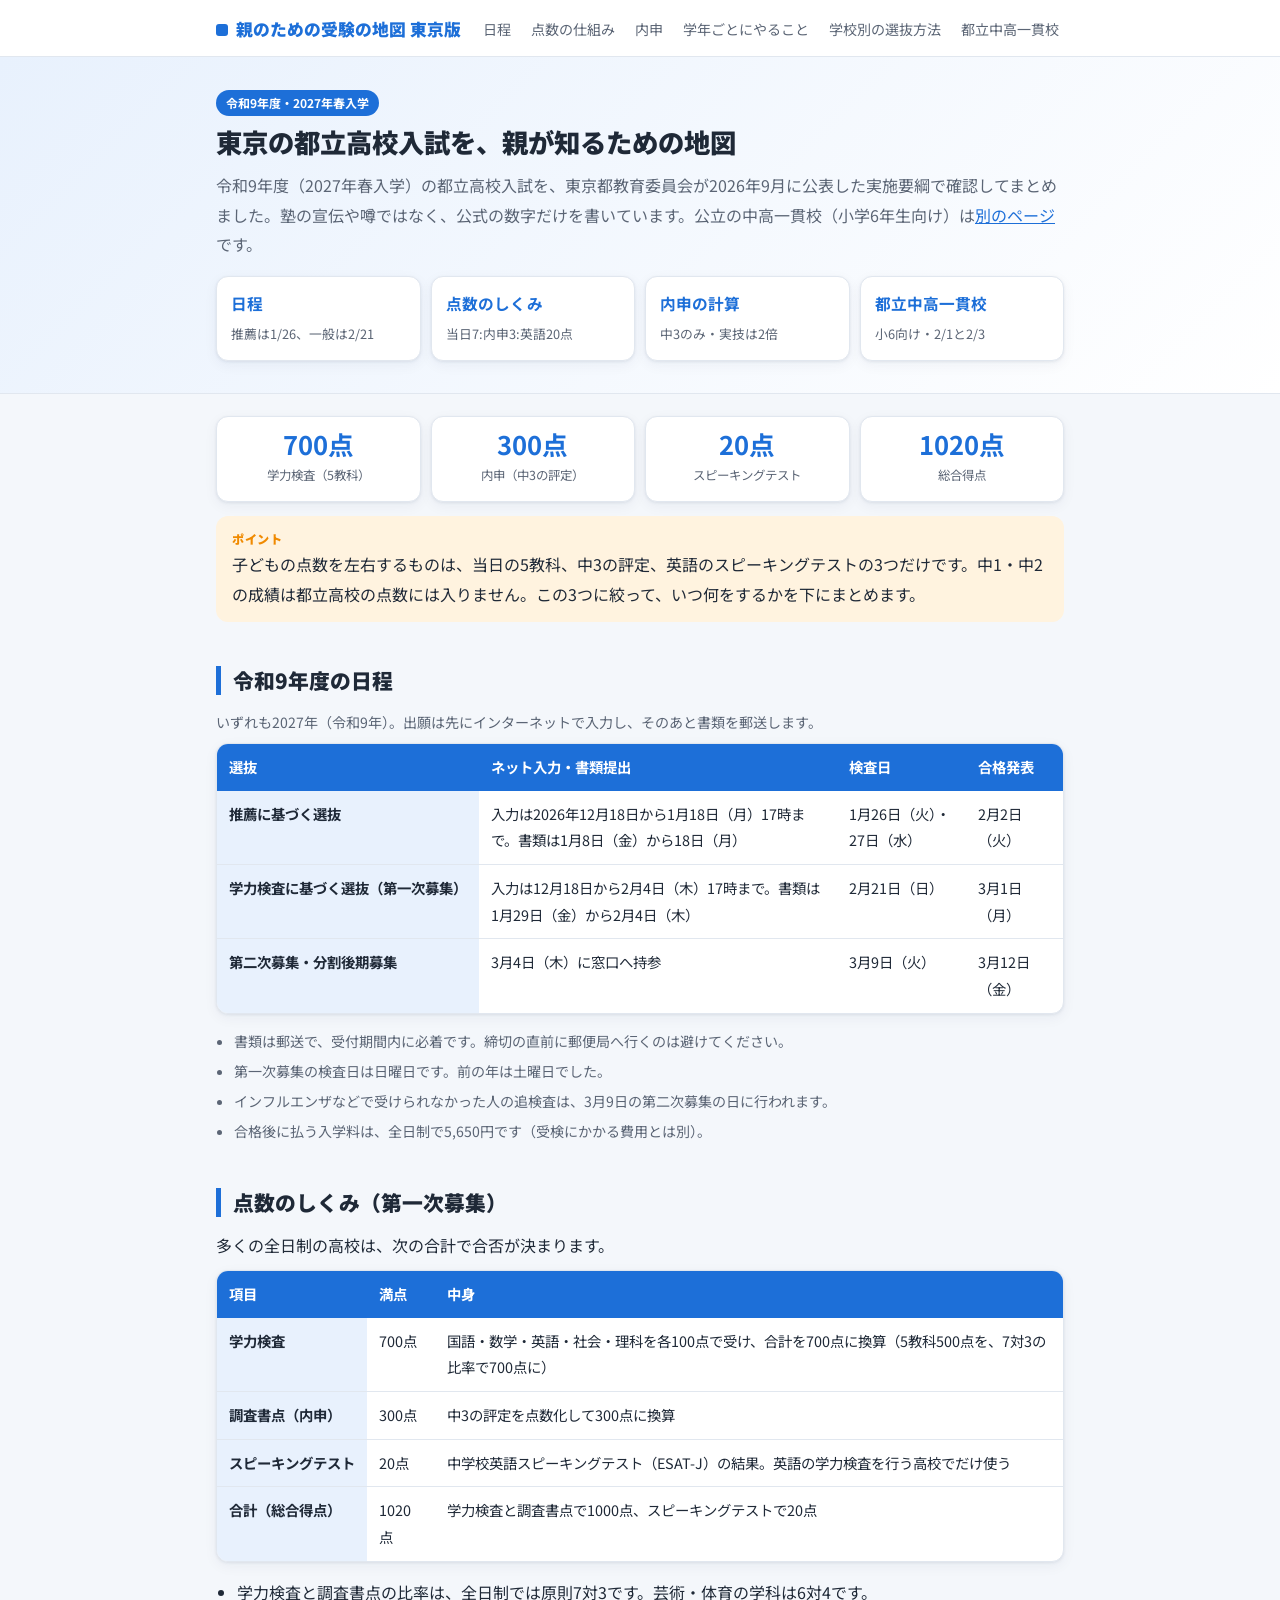
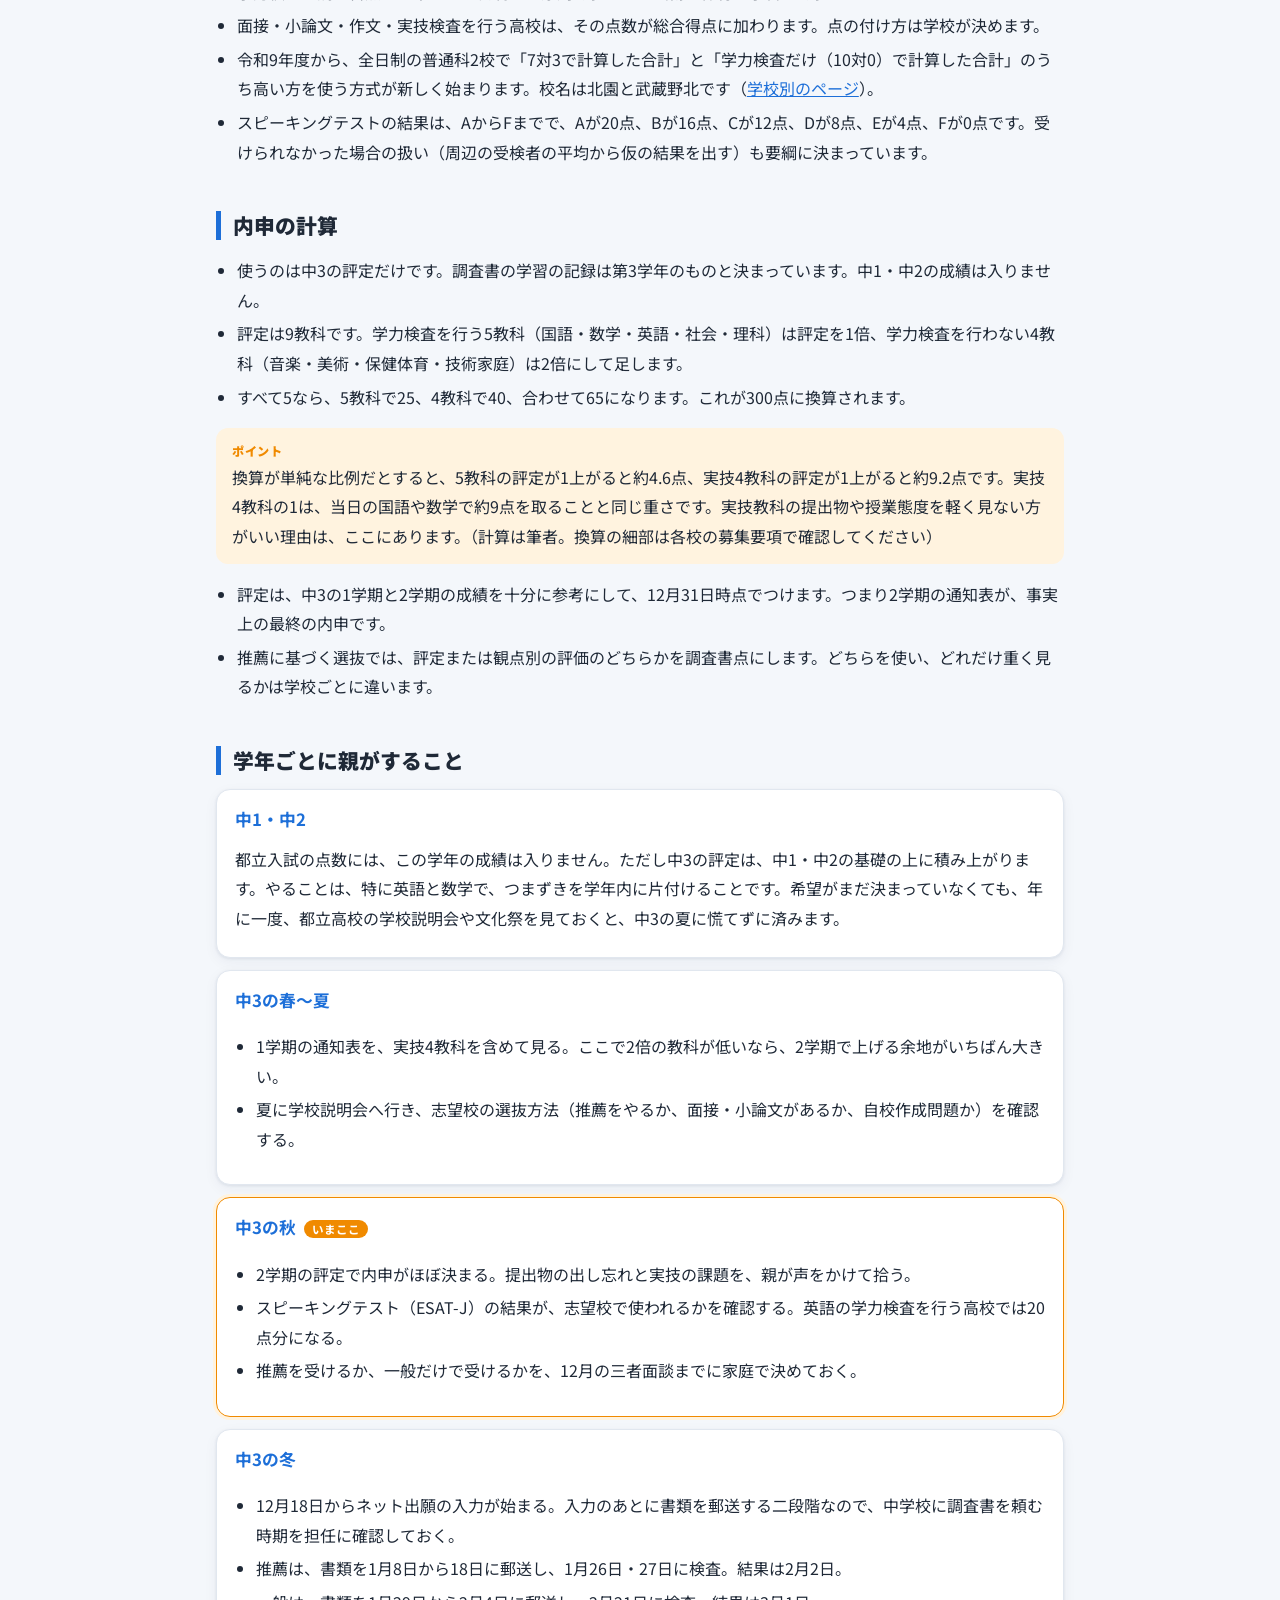
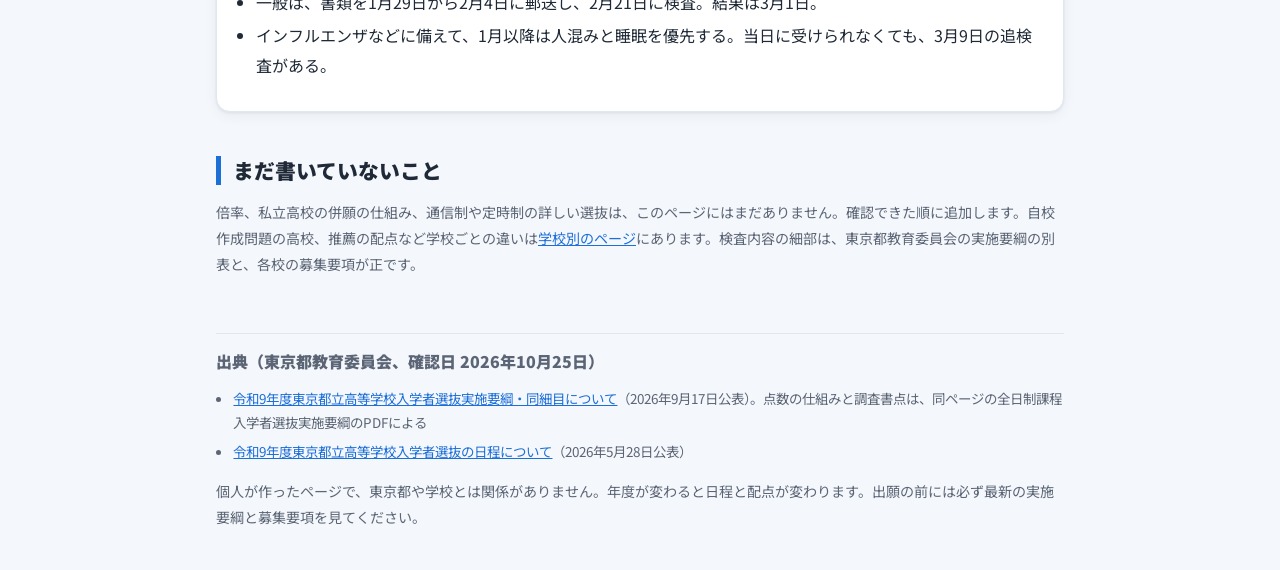
<file: index.html>
<!doctype html>
<html lang="ja">
<head>
<meta charset="utf-8">
<meta name="viewport" content="width=device-width, initial-scale=1">
<title>東京の都立高校入試を親が知るための地図｜令和9年度（2027年春）</title>
<meta name="description" content="都立高校入試の仕組みと日程を、東京都教育委員会の令和9年度実施要綱から整理。内申は中3の評定だけ、実技4教科は2倍、当日点と内申は7対3、スピーキングテストは20点。親が今から何をすればよいか。">
<link rel="icon" href="data:image/svg+xml,<svg xmlns=%22http://www.w3.org/2000/svg%22 viewBox=%220 0 100 100%22><text y=%22.9em%22 font-size=%2290%22>%F0%9F%97%BC</text></svg>">
<link rel="stylesheet" href="https://fonts.googleapis.com/css2?family=Noto+Sans+JP:wght@400;500;700;900&display=swap">
<link rel="stylesheet" href="assets/style.css">
<link rel="canonical" href="https://kaitoinoue0921.github.io/koko-juken-map/">
<meta name="theme-color" content="#2f6d8a">
<meta property="og:type" content="article">
<meta property="og:site_name" content="親のための受験の地図 東京版">
<meta property="og:locale" content="ja_JP">
<meta property="og:title" content="東京の都立高校入試を親が知るための地図（令和9年度）">
<meta property="og:url" content="https://kaitoinoue0921.github.io/koko-juken-map/">
<meta name="twitter:card" content="summary">
</head>
<body>
<header class="site-head"><div class="wrap">
  <a class="brand" href="index.html">親のための受験の地図 東京版</a>
  <nav class="nav">
    <a href="#schedule">日程</a>
    <a href="#score">点数の仕組み</a>
    <a href="#naishin">内申</a>
    <a href="#todo">学年ごとにやること</a>
    <a href="schools.html">学校別の選抜方法</a>
    <a href="chugaku.html">都立中高一貫校</a>
  </nav>
</div></header>
<section class="hero"><div class="wrap"><span class="tag">令和9年度・2027年春入学</span>
<h1>東京の都立高校入試を、親が知るための地図</h1>
<p class="lead">令和9年度（2027年春入学）の都立高校入試を、東京都教育委員会が2026年9月に公表した実施要綱で確認してまとめました。塾の宣伝や噂ではなく、公式の数字だけを書いています。公立の中高一貫校（小学6年生向け）は<a href="chugaku.html">別のページ</a>です。</p>
<div class="tiles" style="margin-top:16px">
<a class="tile" href="#schedule"><b>日程</b><span>推薦は1/26、一般は2/21</span></a>
<a class="tile" href="#score"><b>点数のしくみ</b><span>当日7:内申3:英語20点</span></a>
<a class="tile" href="#naishin"><b>内申の計算</b><span>中3のみ・実技は2倍</span></a>
<a class="tile" href="chugaku.html"><b>都立中高一貫校</b><span>小6向け・2/1と2/3</span></a>
</div></div></section>
<main class="wrap">

<div class="stats"><div class="stat"><b>700点</b><span>学力検査（5教科）</span></div><div class="stat"><b>300点</b><span>内申（中3の評定）</span></div><div class="stat"><b>20点</b><span>スピーキングテスト</span></div><div class="stat"><b>1020点</b><span>総合得点</span></div></div>
<div class="judge">子どもの点数を左右するものは、当日の5教科、中3の評定、英語のスピーキングテストの3つだけです。中1・中2の成績は都立高校の点数には入りません。この3つに絞って、いつ何をするかを下にまとめます。</div>

<h2 id="schedule">令和9年度の日程</h2>
<p class="note">いずれも2027年（令和9年）。出願は先にインターネットで入力し、そのあと書類を郵送します。</p>
<div class="tscroll"><table class="t">
<thead><tr><th>選抜</th><th>ネット入力・書類提出</th><th>検査日</th><th>合格発表</th></tr></thead>
<tbody>
<tr><th>推薦に基づく選抜</th><td>入力は2026年12月18日から1月18日（月）17時まで。書類は1月8日（金）から18日（月）</td><td>1月26日（火）・27日（水）</td><td>2月2日（火）</td></tr>
<tr><th>学力検査に基づく選抜（第一次募集）</th><td>入力は12月18日から2月4日（木）17時まで。書類は1月29日（金）から2月4日（木）</td><td>2月21日（日）</td><td>3月1日（月）</td></tr>
<tr><th>第二次募集・分割後期募集</th><td>3月4日（木）に窓口へ持参</td><td>3月9日（火）</td><td>3月12日（金）</td></tr>
</tbody></table></div>
<ul class="note">
<li>書類は郵送で、受付期間内に必着です。締切の直前に郵便局へ行くのは避けてください。</li>
<li>第一次募集の検査日は日曜日です。前の年は土曜日でした。</li>
<li>インフルエンザなどで受けられなかった人の追検査は、3月9日の第二次募集の日に行われます。</li>
<li>合格後に払う入学料は、全日制で5,650円です（受検にかかる費用とは別）。</li>
</ul>

<h2 id="score">点数のしくみ（第一次募集）</h2>
<p>多くの全日制の高校は、次の合計で合否が決まります。</p>
<div class="tscroll"><table class="t">
<thead><tr><th>項目</th><th>満点</th><th>中身</th></tr></thead>
<tbody>
<tr><th>学力検査</th><td>700点</td><td>国語・数学・英語・社会・理科を各100点で受け、合計を700点に換算（5教科500点を、7対3の比率で700点に）</td></tr>
<tr><th>調査書点（内申）</th><td>300点</td><td>中3の評定を点数化して300点に換算</td></tr>
<tr><th>スピーキングテスト</th><td>20点</td><td>中学校英語スピーキングテスト（ESAT-J）の結果。英語の学力検査を行う高校でだけ使う</td></tr>
<tr><th>合計（総合得点）</th><td>1020点</td><td>学力検査と調査書点で1000点、スピーキングテストで20点</td></tr>
</tbody></table></div>
<ul>
<li>学力検査と調査書点の比率は、全日制では原則7対3です。芸術・体育の学科は6対4です。</li>
<li>面接・小論文・作文・実技検査を行う高校は、その点数が総合得点に加わります。点の付け方は学校が決めます。</li>
<li>令和9年度から、全日制の普通科2校で「7対3で計算した合計」と「学力検査だけ（10対0）で計算した合計」のうち高い方を使う方式が新しく始まります。校名は北園と武蔵野北です（<a href="schools.html#ten">学校別のページ</a>）。</li>
<li>スピーキングテストの結果は、AからFまでで、Aが20点、Bが16点、Cが12点、Dが8点、Eが4点、Fが0点です。受けられなかった場合の扱い（周辺の受検者の平均から仮の結果を出す）も要綱に決まっています。</li>
</ul>

<h2 id="naishin">内申の計算</h2>
<ul>
<li>使うのは中3の評定だけです。調査書の学習の記録は第3学年のものと決まっています。中1・中2の成績は入りません。</li>
<li>評定は9教科です。学力検査を行う5教科（国語・数学・英語・社会・理科）は評定を1倍、学力検査を行わない4教科（音楽・美術・保健体育・技術家庭）は2倍にして足します。</li>
<li>すべて5なら、5教科で25、4教科で40、合わせて65になります。これが300点に換算されます。</li>
</ul>
<div class="judge">換算が単純な比例だとすると、5教科の評定が1上がると約4.6点、実技4教科の評定が1上がると約9.2点です。実技4教科の1は、当日の国語や数学で約9点を取ることと同じ重さです。実技教科の提出物や授業態度を軽く見ない方がいい理由は、ここにあります。（計算は筆者。換算の細部は各校の募集要項で確認してください）</div>
<ul>
<li>評定は、中3の1学期と2学期の成績を十分に参考にして、12月31日時点でつけます。つまり2学期の通知表が、事実上の最終の内申です。</li>
<li>推薦に基づく選抜では、評定または観点別の評価のどちらかを調査書点にします。どちらを使い、どれだけ重く見るかは学校ごとに違います。</li>
</ul>

<h2 id="todo">学年ごとに親がすること</h2>
<div class="block"><h3>中1・中2</h3>
<p>都立入試の点数には、この学年の成績は入りません。ただし中3の評定は、中1・中2の基礎の上に積み上がります。やることは、特に英語と数学で、つまずきを学年内に片付けることです。希望がまだ決まっていなくても、年に一度、都立高校の学校説明会や文化祭を見ておくと、中3の夏に慌てずに済みます。</p></div>
<div class="block"><h3>中3の春〜夏</h3>
<ul>
<li>1学期の通知表を、実技4教科を含めて見る。ここで2倍の教科が低いなら、2学期で上げる余地がいちばん大きい。</li>
<li>夏に学校説明会へ行き、志望校の選抜方法（推薦をやるか、面接・小論文があるか、自校作成問題か）を確認する。</li>
</ul></div>
<div class="block now"><h3>中3の秋</h3>
<ul>
<li>2学期の評定で内申がほぼ決まる。提出物の出し忘れと実技の課題を、親が声をかけて拾う。</li>
<li>スピーキングテスト（ESAT-J）の結果が、志望校で使われるかを確認する。英語の学力検査を行う高校では20点分になる。</li>
<li>推薦を受けるか、一般だけで受けるかを、12月の三者面談までに家庭で決めておく。</li>
</ul></div>
<div class="block"><h3>中3の冬</h3>
<ul>
<li>12月18日からネット出願の入力が始まる。入力のあとに書類を郵送する二段階なので、中学校に調査書を頼む時期を担任に確認しておく。</li>
<li>推薦は、書類を1月8日から18日に郵送し、1月26日・27日に検査。結果は2月2日。</li>
<li>一般は、書類を1月29日から2月4日に郵送し、2月21日に検査。結果は3月1日。</li>
<li>インフルエンザなどに備えて、1月以降は人混みと睡眠を優先する。当日に受けられなくても、3月9日の追検査がある。</li>
</ul></div>

<h2 id="more">まだ書いていないこと</h2>
<p class="note">倍率、私立高校の併願の仕組み、通信制や定時制の詳しい選抜は、このページにはまだありません。確認できた順に追加します。自校作成問題の高校、推薦の配点など学校ごとの違いは<a href="schools.html">学校別のページ</a>にあります。検査内容の細部は、東京都教育委員会の実施要綱の別表と、各校の募集要項が正です。</p>

<footer>
<h2 class="more-head">出典（東京都教育委員会、確認日 2026年10月25日）</h2>
<ul class="src">
<li><a href="https://www.kyoiku.metro.tokyo.lg.jp/admission/high_school/exam/release20260917_r9yoko">令和9年度東京都立高等学校入学者選抜実施要綱・同細目について</a>（2026年9月17日公表）。点数の仕組みと調査書点は、同ページの全日制課程入学者選抜実施要綱のPDFによる</li>
<li><a href="https://www.kyoiku.metro.tokyo.lg.jp/information/press/2026/05/2026052805">令和9年度東京都立高等学校入学者選抜の日程について</a>（2026年5月28日公表）</li>
</ul>
<p class="note">個人が作ったページで、東京都や学校とは関係がありません。年度が変わると日程と配点が変わります。出願の前には必ず最新の実施要綱と募集要項を見てください。</p>
</footer>
</main>
</body>
</html>
</file>
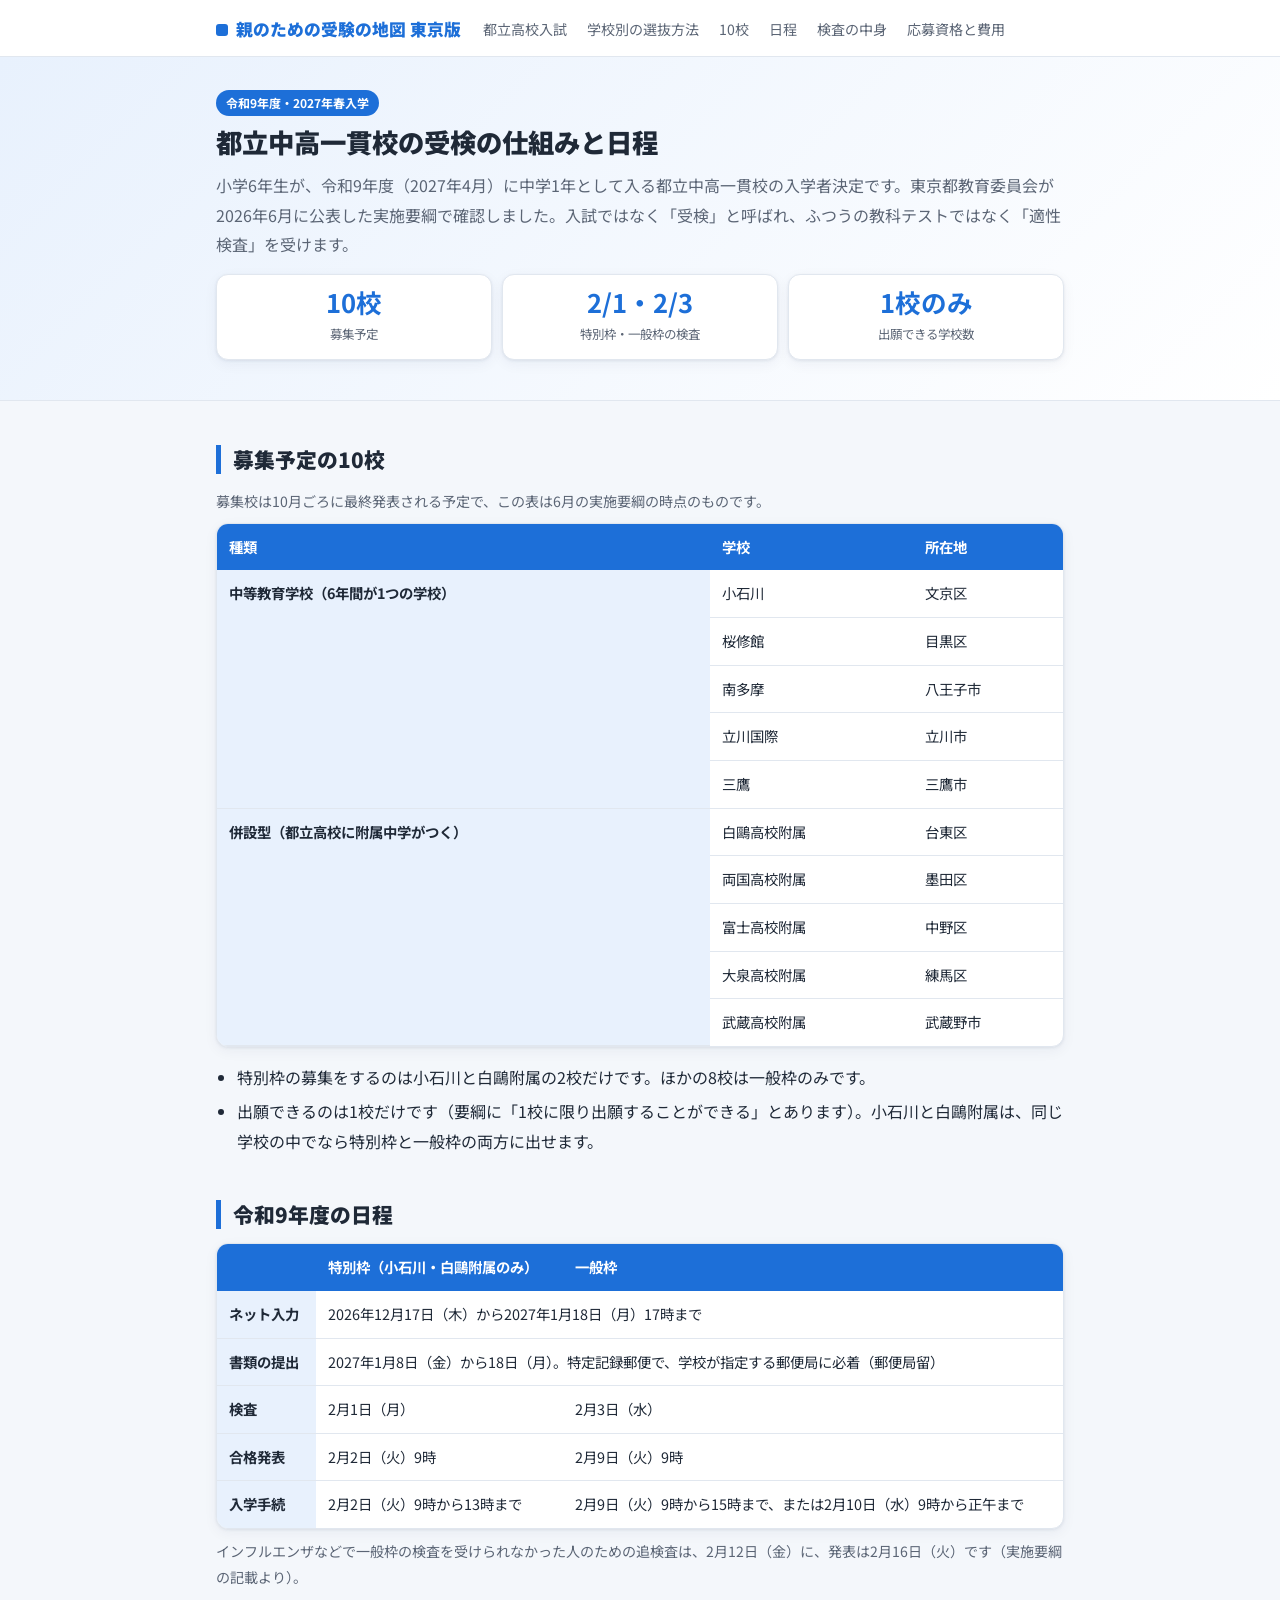
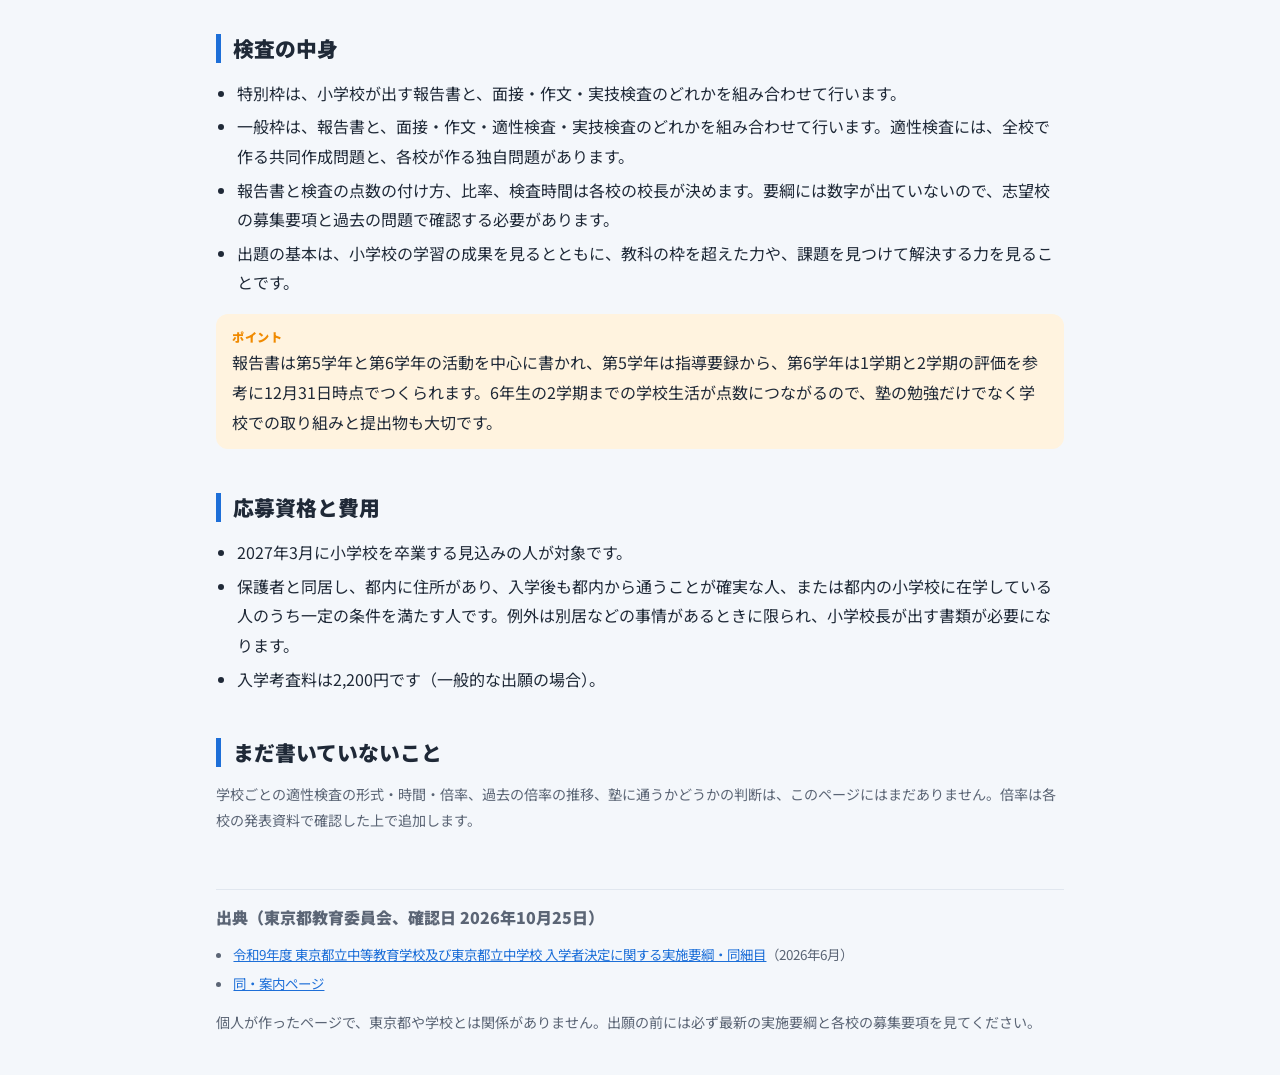
<file: chugaku.html>
<!doctype html>
<html lang="ja">
<head>
<meta charset="utf-8">
<meta name="viewport" content="width=device-width, initial-scale=1">
<title>都立中高一貫校の受検の仕組みと日程｜令和9年度（2027年春）</title>
<meta name="description" content="都立中高一貫校10校の令和9年度入学者決定を、東京都教育委員会の実施要綱で整理。出願は1月、検査は2月1日（特別枠）と2月3日（一般枠）、発表は2月2日と2月9日。報告書、適性検査、応募資格、費用。">
<link rel="icon" href="data:image/svg+xml,<svg xmlns=%22http://www.w3.org/2000/svg%22 viewBox=%220 0 100 100%22><text y=%22.9em%22 font-size=%2290%22>%F0%9F%97%BC</text></svg>">
<link rel="stylesheet" href="https://fonts.googleapis.com/css2?family=Noto+Sans+JP:wght@400;500;700;900&display=swap">
<link rel="stylesheet" href="assets/style.css">
<link rel="canonical" href="https://kaitoinoue0921.github.io/koko-juken-map/chugaku.html">
<meta name="theme-color" content="#2f6d8a">
<meta property="og:type" content="article">
<meta property="og:site_name" content="親のための受験の地図 東京版">
<meta property="og:locale" content="ja_JP">
<meta property="og:title" content="都立中高一貫校の受検の仕組みと日程（令和9年度）">
<meta property="og:url" content="https://kaitoinoue0921.github.io/koko-juken-map/chugaku.html">
<meta name="twitter:card" content="summary">
</head>
<body>
<header class="site-head"><div class="wrap">
  <a class="brand" href="index.html">親のための受験の地図 東京版</a>
  <nav class="nav">
    <a href="index.html">都立高校入試</a>
    <a href="schools.html">学校別の選抜方法</a>
    <a href="#schools">10校</a>
    <a href="#schedule">日程</a>
    <a href="#how">検査の中身</a>
    <a href="#cost">応募資格と費用</a>
  </nav>
</div></header>
<section class="hero"><div class="wrap"><span class="tag">令和9年度・2027年春入学</span>
<h1>都立中高一貫校の受検の仕組みと日程</h1>
<p class="lead">小学6年生が、令和9年度（2027年4月）に中学1年として入る都立中高一貫校の入学者決定です。東京都教育委員会が2026年6月に公表した実施要綱で確認しました。入試ではなく「受検」と呼ばれ、ふつうの教科テストではなく「適性検査」を受けます。</p>
<div class="stats">
<div class="stat"><b>10校</b><span>募集予定</span></div>
<div class="stat"><b>2/1・2/3</b><span>特別枠・一般枠の検査</span></div>
<div class="stat"><b>1校のみ</b><span>出願できる学校数</span></div>
</div></div></section>
<main class="wrap">

<h2 id="schools">募集予定の10校</h2>
<p class="note">募集校は10月ごろに最終発表される予定で、この表は6月の実施要綱の時点のものです。</p>
<div class="tscroll"><table class="t">
<thead><tr><th>種類</th><th>学校</th><th>所在地</th></tr></thead>
<tbody>
<tr><th rowspan="5">中等教育学校（6年間が1つの学校）</th><td>小石川</td><td>文京区</td></tr>
<tr><td>桜修館</td><td>目黒区</td></tr>
<tr><td>南多摩</td><td>八王子市</td></tr>
<tr><td>立川国際</td><td>立川市</td></tr>
<tr><td>三鷹</td><td>三鷹市</td></tr>
<tr><th rowspan="5">併設型（都立高校に附属中学がつく）</th><td>白鷗高校附属</td><td>台東区</td></tr>
<tr><td>両国高校附属</td><td>墨田区</td></tr>
<tr><td>富士高校附属</td><td>中野区</td></tr>
<tr><td>大泉高校附属</td><td>練馬区</td></tr>
<tr><td>武蔵高校附属</td><td>武蔵野市</td></tr>
</tbody></table></div>
<ul>
<li>特別枠の募集をするのは小石川と白鷗附属の2校だけです。ほかの8校は一般枠のみです。</li>
<li>出願できるのは1校だけです（要綱に「1校に限り出願することができる」とあります）。小石川と白鷗附属は、同じ学校の中でなら特別枠と一般枠の両方に出せます。</li>
</ul>

<h2 id="schedule">令和9年度の日程</h2>
<div class="tscroll"><table class="t">
<thead><tr><th></th><th>特別枠（小石川・白鷗附属のみ）</th><th>一般枠</th></tr></thead>
<tbody>
<tr><th>ネット入力</th><td colspan="2">2026年12月17日（木）から2027年1月18日（月）17時まで</td></tr>
<tr><th>書類の提出</th><td colspan="2">2027年1月8日（金）から18日（月）。特定記録郵便で、学校が指定する郵便局に必着（郵便局留）</td></tr>
<tr><th>検査</th><td>2月1日（月）</td><td>2月3日（水）</td></tr>
<tr><th>合格発表</th><td>2月2日（火）9時</td><td>2月9日（火）9時</td></tr>
<tr><th>入学手続</th><td>2月2日（火）9時から13時まで</td><td>2月9日（火）9時から15時まで、または2月10日（水）9時から正午まで</td></tr>
</tbody></table></div>
<p class="note">インフルエンザなどで一般枠の検査を受けられなかった人のための追検査は、2月12日（金）に、発表は2月16日（火）です（実施要綱の記載より）。</p>

<h2 id="how">検査の中身</h2>
<ul>
<li>特別枠は、小学校が出す報告書と、面接・作文・実技検査のどれかを組み合わせて行います。</li>
<li>一般枠は、報告書と、面接・作文・適性検査・実技検査のどれかを組み合わせて行います。適性検査には、全校で作る共同作成問題と、各校が作る独自問題があります。</li>
<li>報告書と検査の点数の付け方、比率、検査時間は各校の校長が決めます。要綱には数字が出ていないので、志望校の募集要項と過去の問題で確認する必要があります。</li>
<li>出題の基本は、小学校の学習の成果を見るとともに、教科の枠を超えた力や、課題を見つけて解決する力を見ることです。</li>
</ul>
<div class="judge">報告書は第5学年と第6学年の活動を中心に書かれ、第5学年は指導要録から、第6学年は1学期と2学期の評価を参考に12月31日時点でつくられます。6年生の2学期までの学校生活が点数につながるので、塾の勉強だけでなく学校での取り組みと提出物も大切です。</div>

<h2 id="cost">応募資格と費用</h2>
<ul>
<li>2027年3月に小学校を卒業する見込みの人が対象です。</li>
<li>保護者と同居し、都内に住所があり、入学後も都内から通うことが確実な人、または都内の小学校に在学している人のうち一定の条件を満たす人です。例外は別居などの事情があるときに限られ、小学校長が出す書類が必要になります。</li>
<li>入学考査料は2,200円です（一般的な出願の場合）。</li>
</ul>

<h2 id="more">まだ書いていないこと</h2>
<p class="note">学校ごとの適性検査の形式・時間・倍率、過去の倍率の推移、塾に通うかどうかの判断は、このページにはまだありません。倍率は各校の発表資料で確認した上で追加します。</p>

<footer>
<h2 class="more-head">出典（東京都教育委員会、確認日 2026年10月25日）</h2>
<ul class="src">
<li><a href="https://www.metro.tokyo.lg.jp/documents/d/tosei/20260611_10_01">令和9年度 東京都立中等教育学校及び東京都立中学校 入学者決定に関する実施要綱・同細目</a>（2026年6月）</li>
<li><a href="https://www.kyoiku.metro.tokyo.lg.jp/admission/secondary_school/entrance_exam/release20260611_01">同・案内ページ</a></li>
</ul>
<p class="note">個人が作ったページで、東京都や学校とは関係がありません。出願の前には必ず最新の実施要綱と各校の募集要項を見てください。</p>
</footer>
</main>
</body>
</html>
</file>
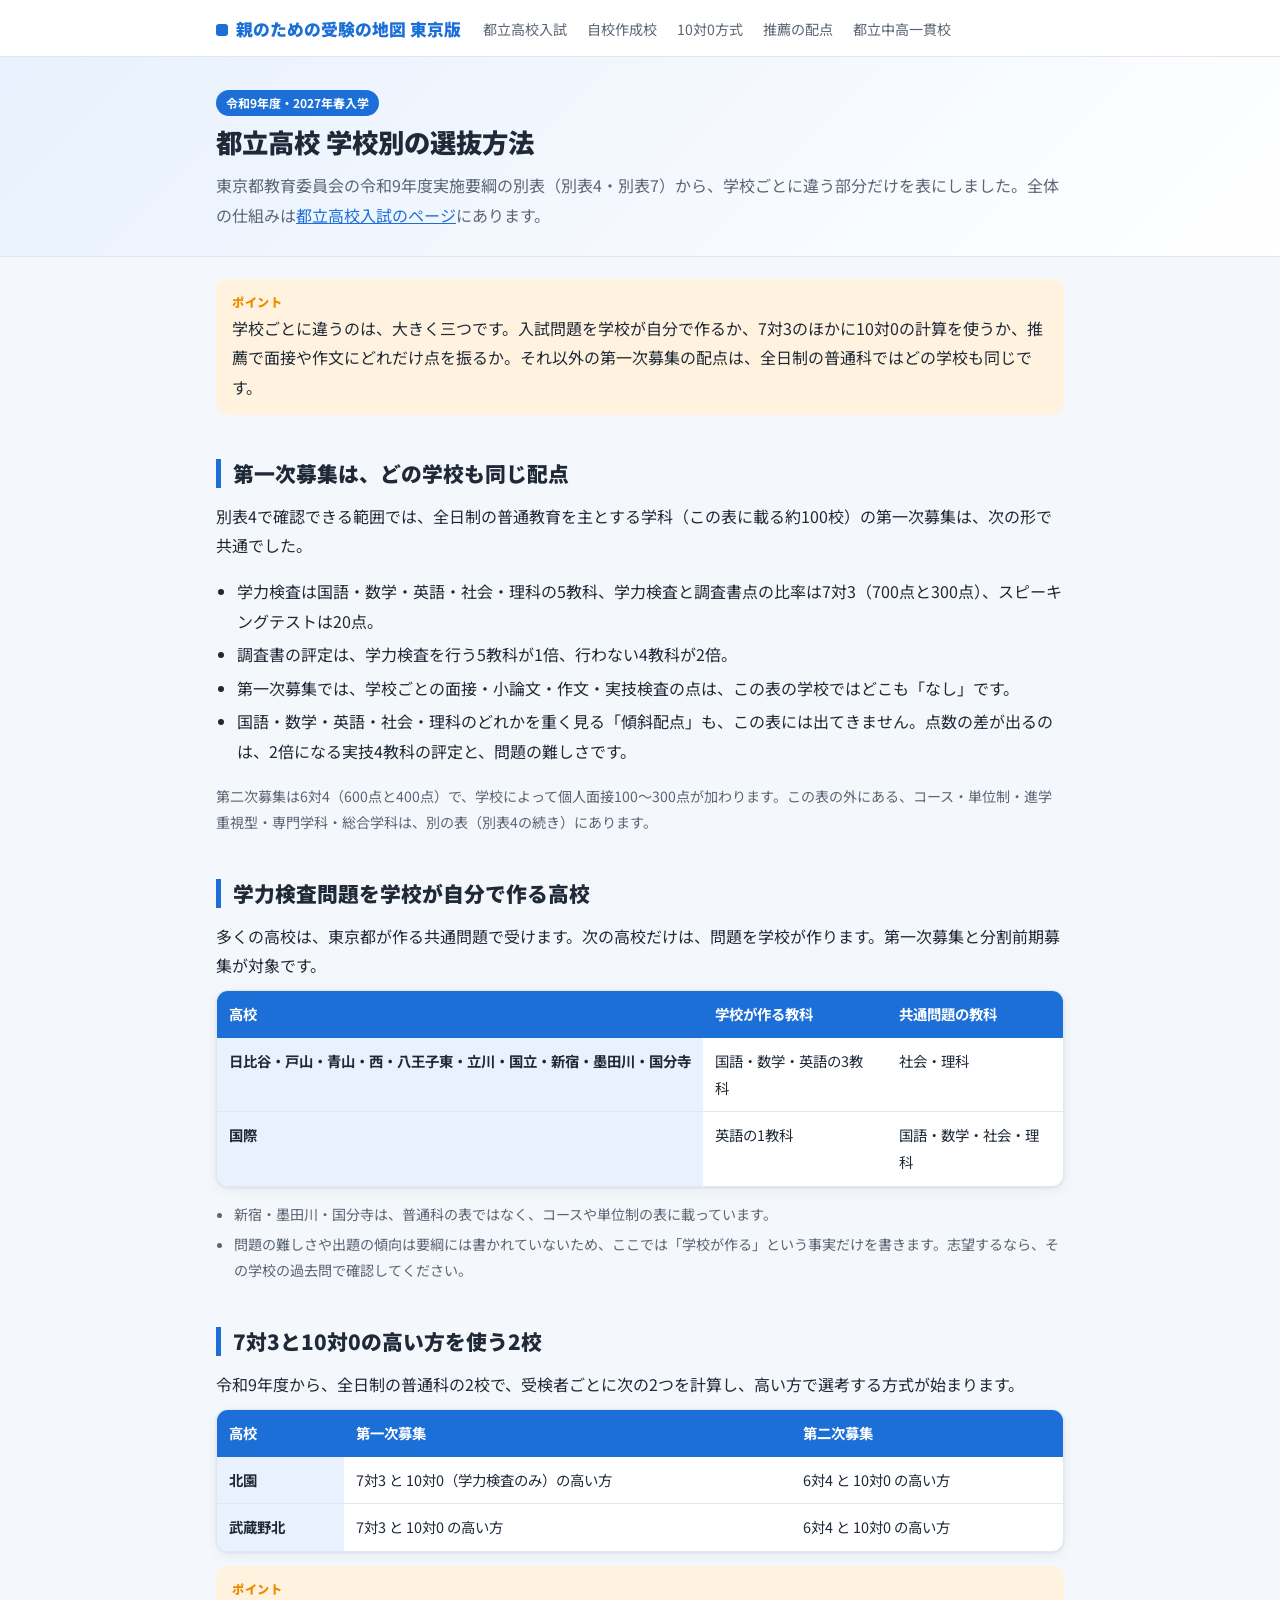
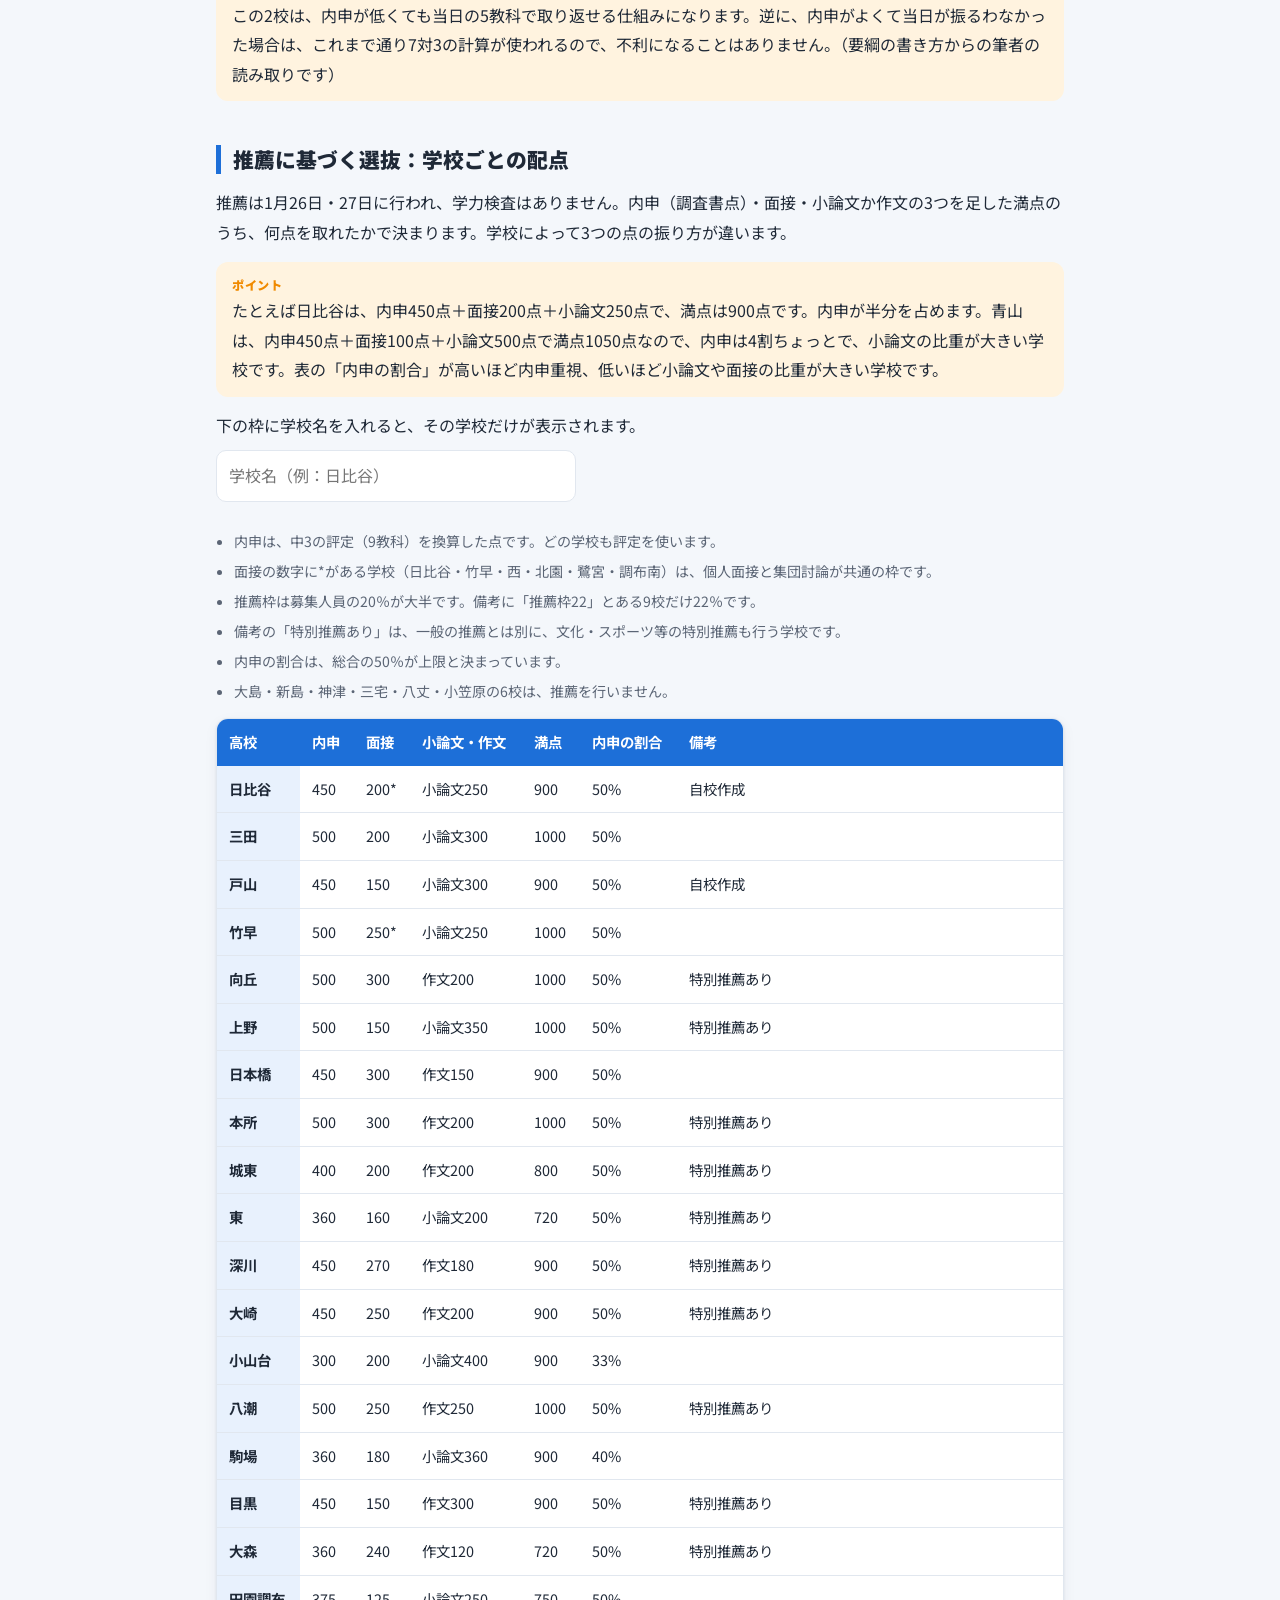
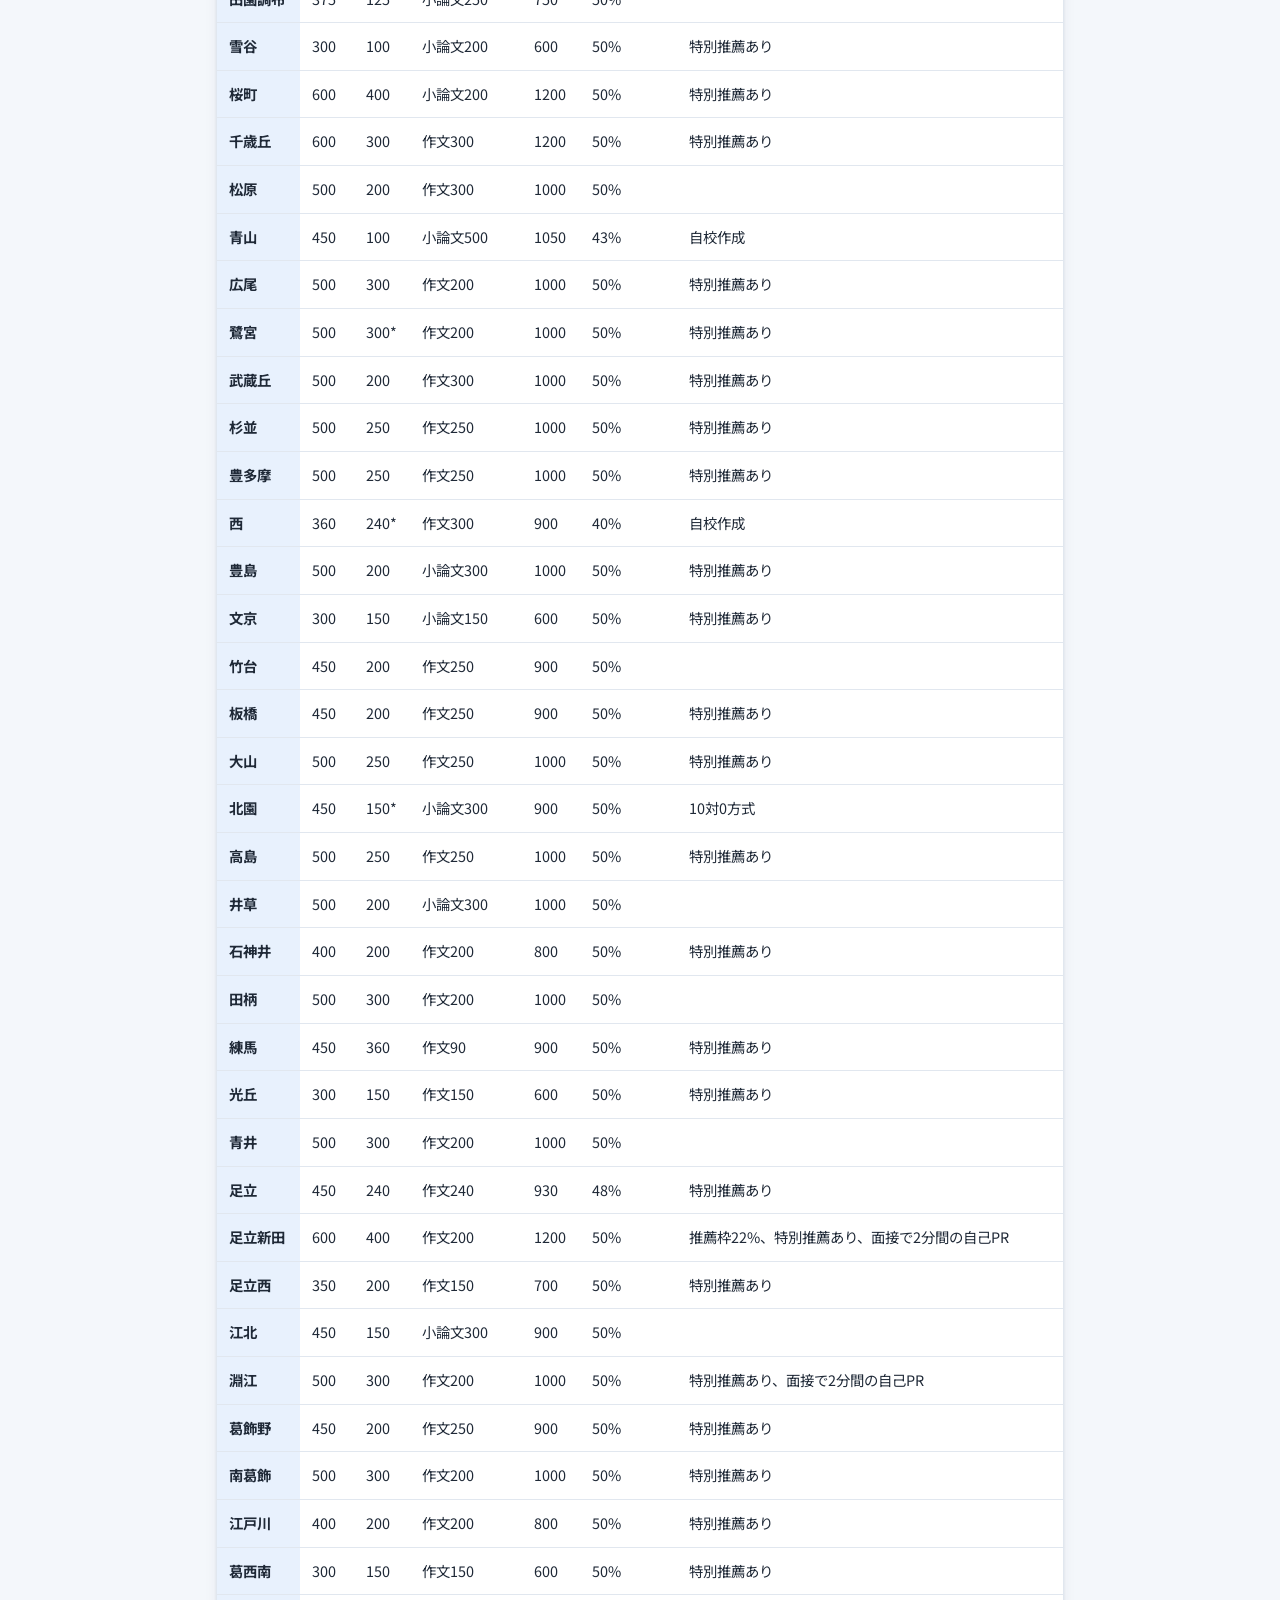
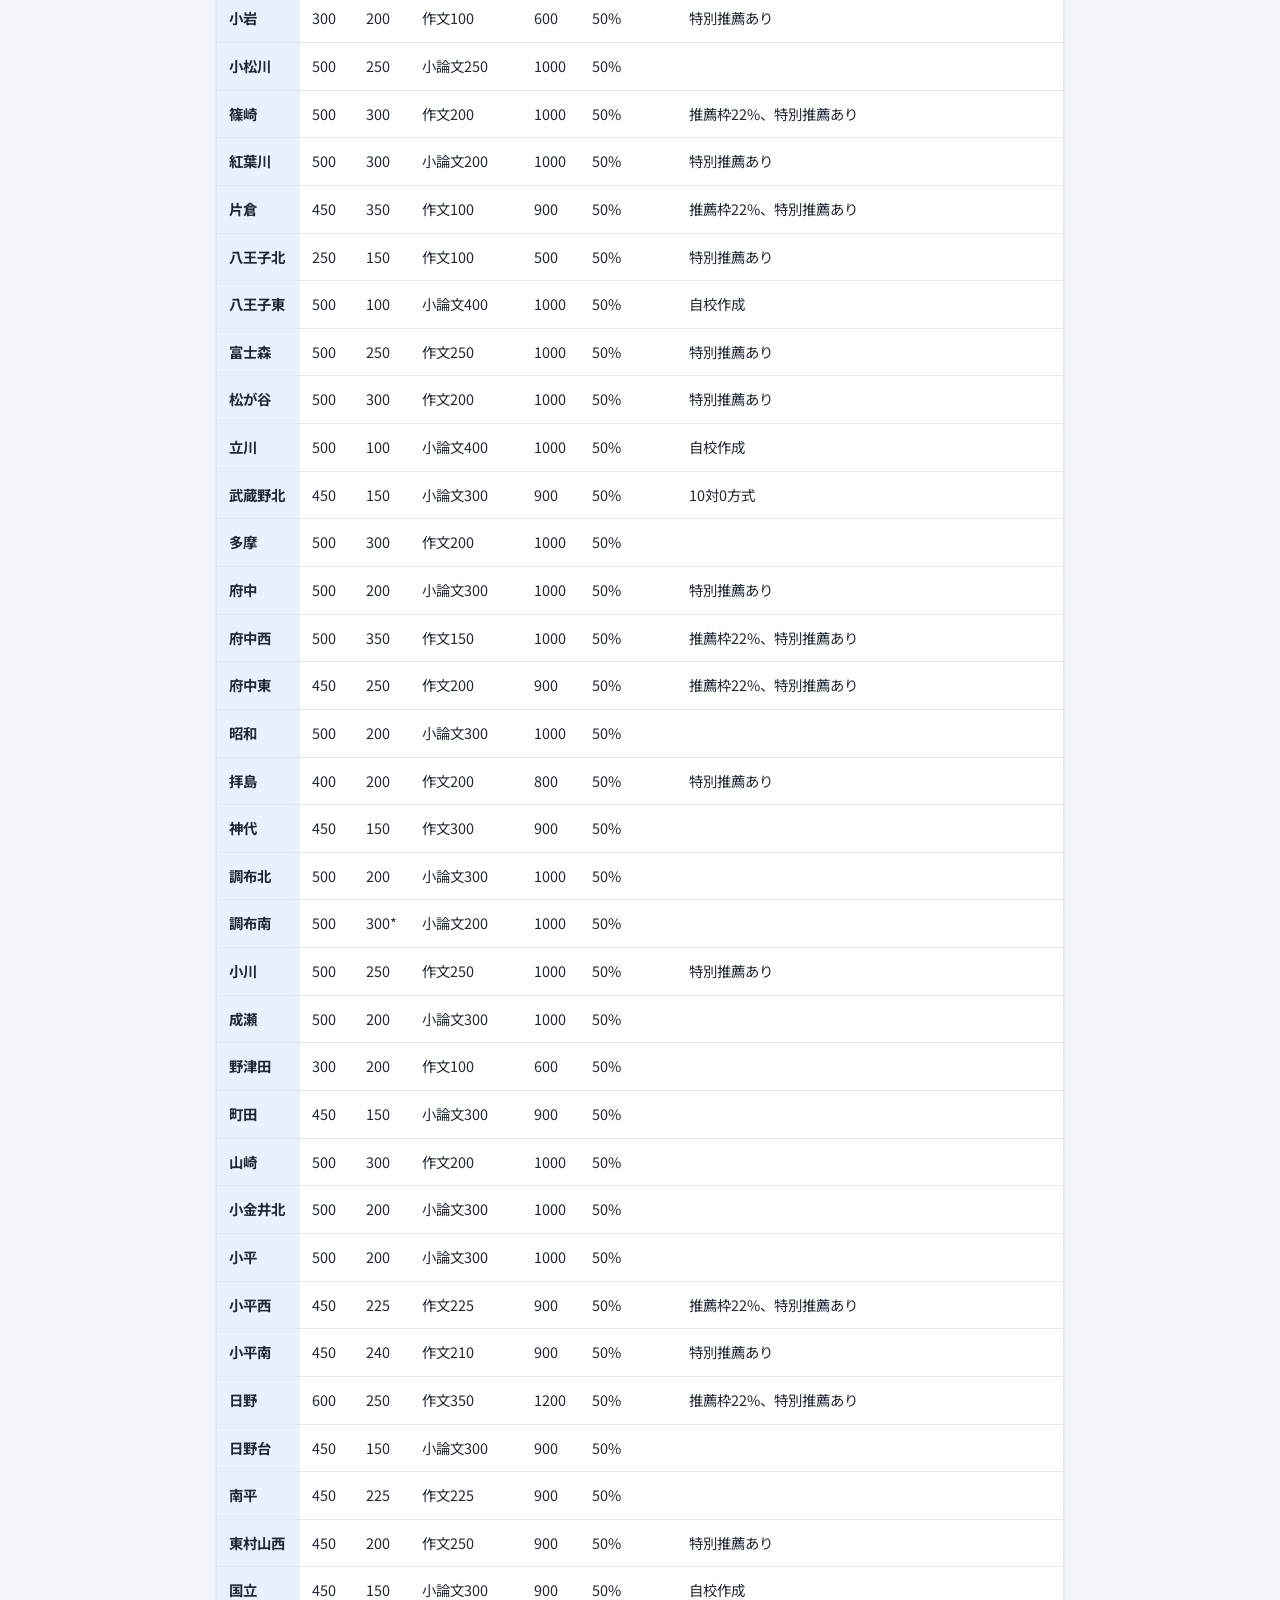
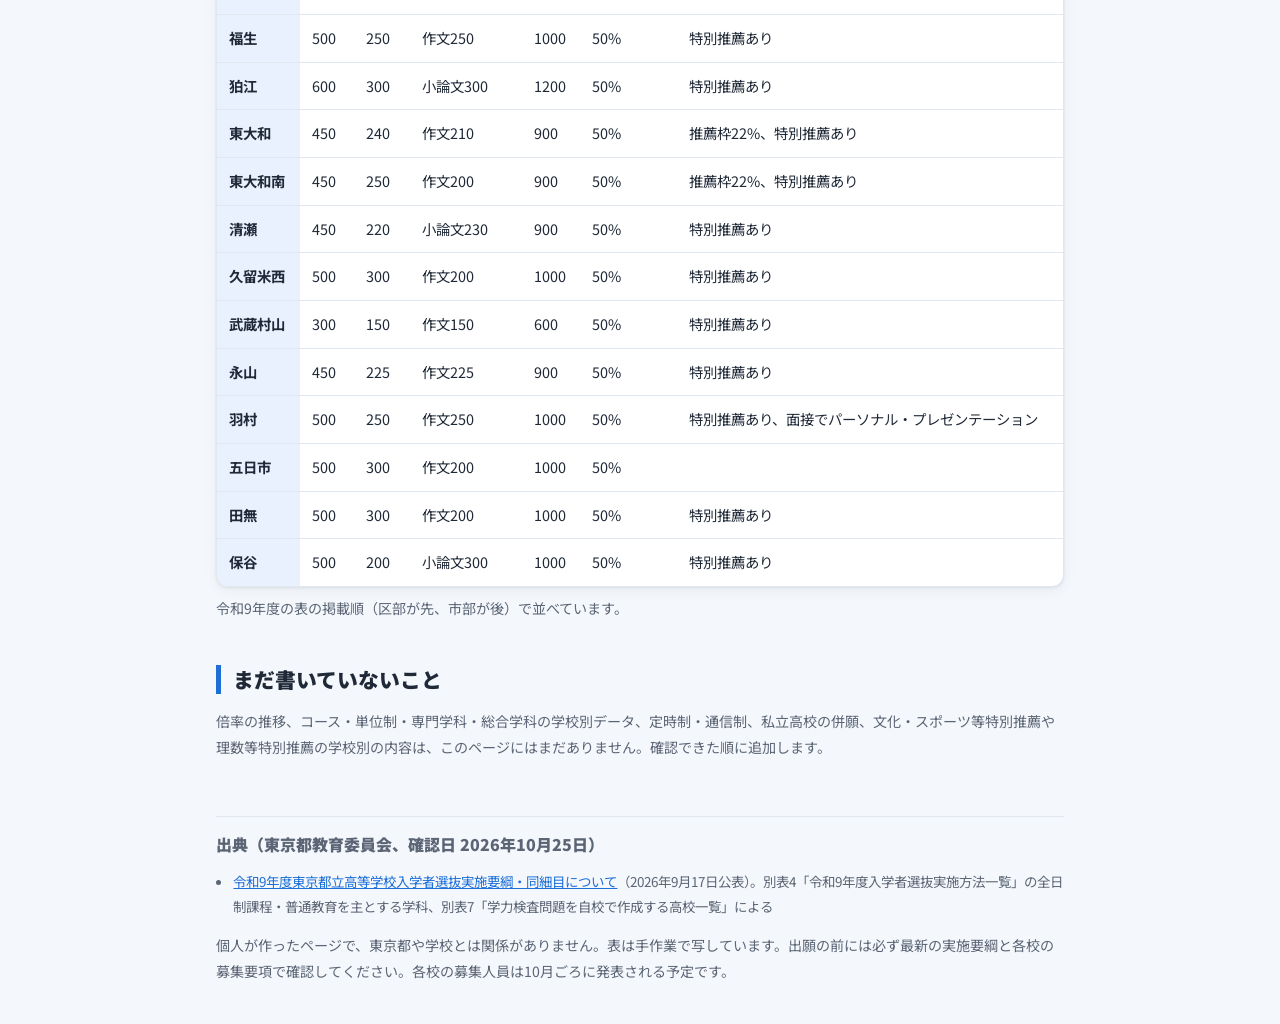
<file: schools.html>
<!doctype html>
<html lang="ja">
<head>
<meta charset="utf-8">
<meta name="viewport" content="width=device-width, initial-scale=1">
<title>都立高校 学校別の選抜方法｜自校作成問題・10対0方式・推薦の配点（令和9年度）</title>
<meta name="description" content="令和9年度の都立高校（全日制・普通教育を主とする学科）の学校別データ。自校作成問題を使う高校、7対3と10対0の高い方を使う2校、推薦の割合と配点を、東京都教育委員会の実施要綱の別表から表にしました。">
<link rel="icon" href="data:image/svg+xml,<svg xmlns=%22http://www.w3.org/2000/svg%22 viewBox=%220 0 100 100%22><text y=%22.9em%22 font-size=%2290%22>%F0%9F%97%BC</text></svg>">
<link rel="stylesheet" href="https://fonts.googleapis.com/css2?family=Noto+Sans+JP:wght@400;500;700;900&display=swap">
<link rel="stylesheet" href="assets/style.css">
<link rel="canonical" href="https://kaitoinoue0921.github.io/koko-juken-map/schools.html">
<meta name="theme-color" content="#2f6d8a">
<meta property="og:type" content="article">
<meta property="og:site_name" content="親のための受験の地図 東京版">
<meta property="og:locale" content="ja_JP">
<meta property="og:title" content="都立高校 学校別の選抜方法（令和9年度）">
<meta property="og:url" content="https://kaitoinoue0921.github.io/koko-juken-map/schools.html">
<meta name="twitter:card" content="summary">
</head>
<body>
<header class="site-head"><div class="wrap">
  <a class="brand" href="index.html">親のための受験の地図 東京版</a>
  <nav class="nav">
    <a href="index.html">都立高校入試</a>
    <a href="#jiko">自校作成校</a>
    <a href="#ten">10対0方式</a>
    <a href="#suisen">推薦の配点</a>
    <a href="chugaku.html">都立中高一貫校</a>
  </nav>
</div></header>
<section class="hero"><div class="wrap"><span class="tag">令和9年度・2027年春入学</span>
<h1>都立高校 学校別の選抜方法</h1>
<p class="lead">東京都教育委員会の令和9年度実施要綱の別表（別表4・別表7）から、学校ごとに違う部分だけを表にしました。全体の仕組みは<a href="index.html">都立高校入試のページ</a>にあります。</p>
</div></section>
<main class="wrap">

<div class="judge">学校ごとに違うのは、大きく三つです。入試問題を学校が自分で作るか、7対3のほかに10対0の計算を使うか、推薦で面接や作文にどれだけ点を振るか。それ以外の第一次募集の配点は、全日制の普通科ではどの学校も同じです。</div>

<h2 id="same">第一次募集は、どの学校も同じ配点</h2>
<p>別表4で確認できる範囲では、全日制の普通教育を主とする学科（この表に載る約100校）の第一次募集は、次の形で共通でした。</p>
<ul>
<li>学力検査は国語・数学・英語・社会・理科の5教科、学力検査と調査書点の比率は7対3（700点と300点）、スピーキングテストは20点。</li>
<li>調査書の評定は、学力検査を行う5教科が1倍、行わない4教科が2倍。</li>
<li>第一次募集では、学校ごとの面接・小論文・作文・実技検査の点は、この表の学校ではどこも「なし」です。</li>
<li>国語・数学・英語・社会・理科のどれかを重く見る「傾斜配点」も、この表には出てきません。点数の差が出るのは、2倍になる実技4教科の評定と、問題の難しさです。</li>
</ul>
<p class="note">第二次募集は6対4（600点と400点）で、学校によって個人面接100〜300点が加わります。この表の外にある、コース・単位制・進学重視型・専門学科・総合学科は、別の表（別表4の続き）にあります。</p>

<h2 id="jiko">学力検査問題を学校が自分で作る高校</h2>
<p>多くの高校は、東京都が作る共通問題で受けます。次の高校だけは、問題を学校が作ります。第一次募集と分割前期募集が対象です。</p>
<div class="tscroll"><table class="t">
<thead><tr><th>高校</th><th>学校が作る教科</th><th>共通問題の教科</th></tr></thead>
<tbody>
<tr><th>日比谷・戸山・青山・西・八王子東・立川・国立・新宿・墨田川・国分寺</th><td>国語・数学・英語の3教科</td><td>社会・理科</td></tr>
<tr><th>国際</th><td>英語の1教科</td><td>国語・数学・社会・理科</td></tr>
</tbody></table></div>
<ul class="note">
<li>新宿・墨田川・国分寺は、普通科の表ではなく、コースや単位制の表に載っています。</li>
<li>問題の難しさや出題の傾向は要綱には書かれていないため、ここでは「学校が作る」という事実だけを書きます。志望するなら、その学校の過去問で確認してください。</li>
</ul>

<h2 id="ten">7対3と10対0の高い方を使う2校</h2>
<p>令和9年度から、全日制の普通科の2校で、受検者ごとに次の2つを計算し、高い方で選考する方式が始まります。</p>
<div class="tscroll"><table class="t">
<thead><tr><th>高校</th><th>第一次募集</th><th>第二次募集</th></tr></thead>
<tbody>
<tr><th>北園</th><td>7対3 と 10対0（学力検査のみ）の高い方</td><td>6対4 と 10対0 の高い方</td></tr>
<tr><th>武蔵野北</th><td>7対3 と 10対0 の高い方</td><td>6対4 と 10対0 の高い方</td></tr>
</tbody></table></div>
<div class="judge">この2校は、内申が低くても当日の5教科で取り返せる仕組みになります。逆に、内申がよくて当日が振るわなかった場合は、これまで通り7対3の計算が使われるので、不利になることはありません。（要綱の書き方からの筆者の読み取りです）</div>

<h2 id="suisen">推薦に基づく選抜：学校ごとの配点</h2>
<p>推薦は1月26日・27日に行われ、学力検査はありません。内申（調査書点）・面接・小論文か作文の3つを足した満点のうち、何点を取れたかで決まります。学校によって3つの点の振り方が違います。</p>
<div class="judge">たとえば日比谷は、内申450点＋面接200点＋小論文250点で、満点は900点です。内申が半分を占めます。青山は、内申450点＋面接100点＋小論文500点で満点1050点なので、内申は4割ちょっとで、小論文の比重が大きい学校です。表の「内申の割合」が高いほど内申重視、低いほど小論文や面接の比重が大きい学校です。</div>
<p>下の枠に学校名を入れると、その学校だけが表示されます。</p>
<input id="q" type="search" placeholder="学校名（例：日比谷）" style="width:100%;max-width:360px;padding:10px 12px;margin:0 0 12px;border:1px solid var(--rule);border-radius:10px;font:inherit">
<ul class="note">
<li>内申は、中3の評定（9教科）を換算した点です。どの学校も評定を使います。</li>
<li>面接の数字に*がある学校（日比谷・竹早・西・北園・鷺宮・調布南）は、個人面接と集団討論が共通の枠です。</li>
<li>推薦枠は募集人員の20％が大半です。備考に「推薦枠22」とある9校だけ22％です。</li>
<li>備考の「特別推薦あり」は、一般の推薦とは別に、文化・スポーツ等の特別推薦も行う学校です。</li>
<li>内申の割合は、総合の50％が上限と決まっています。</li>
<li>大島・新島・神津・三宅・八丈・小笠原の6校は、推薦を行いません。</li>
</ul>
<div class="tscroll"><table class="t" id="sui">
<thead><tr><th>高校</th><th>内申</th><th>面接</th><th>小論文・作文</th><th>満点</th><th>内申の割合</th><th>備考</th></tr></thead>
<tbody>
<tr><th>日比谷</th><td>450</td><td>200*</td><td>小論文250</td><td>900</td><td>50%</td><td>自校作成</td></tr>
<tr><th>三田</th><td>500</td><td>200</td><td>小論文300</td><td>1000</td><td>50%</td><td></td></tr>
<tr><th>戸山</th><td>450</td><td>150</td><td>小論文300</td><td>900</td><td>50%</td><td>自校作成</td></tr>
<tr><th>竹早</th><td>500</td><td>250*</td><td>小論文250</td><td>1000</td><td>50%</td><td></td></tr>
<tr><th>向丘</th><td>500</td><td>300</td><td>作文200</td><td>1000</td><td>50%</td><td>特別推薦あり</td></tr>
<tr><th>上野</th><td>500</td><td>150</td><td>小論文350</td><td>1000</td><td>50%</td><td>特別推薦あり</td></tr>
<tr><th>日本橋</th><td>450</td><td>300</td><td>作文150</td><td>900</td><td>50%</td><td></td></tr>
<tr><th>本所</th><td>500</td><td>300</td><td>作文200</td><td>1000</td><td>50%</td><td>特別推薦あり</td></tr>
<tr><th>城東</th><td>400</td><td>200</td><td>作文200</td><td>800</td><td>50%</td><td>特別推薦あり</td></tr>
<tr><th>東</th><td>360</td><td>160</td><td>小論文200</td><td>720</td><td>50%</td><td>特別推薦あり</td></tr>
<tr><th>深川</th><td>450</td><td>270</td><td>作文180</td><td>900</td><td>50%</td><td>特別推薦あり</td></tr>
<tr><th>大崎</th><td>450</td><td>250</td><td>作文200</td><td>900</td><td>50%</td><td>特別推薦あり</td></tr>
<tr><th>小山台</th><td>300</td><td>200</td><td>小論文400</td><td>900</td><td>33%</td><td></td></tr>
<tr><th>八潮</th><td>500</td><td>250</td><td>作文250</td><td>1000</td><td>50%</td><td>特別推薦あり</td></tr>
<tr><th>駒場</th><td>360</td><td>180</td><td>小論文360</td><td>900</td><td>40%</td><td></td></tr>
<tr><th>目黒</th><td>450</td><td>150</td><td>作文300</td><td>900</td><td>50%</td><td>特別推薦あり</td></tr>
<tr><th>大森</th><td>360</td><td>240</td><td>作文120</td><td>720</td><td>50%</td><td>特別推薦あり</td></tr>
<tr><th>田園調布</th><td>375</td><td>125</td><td>小論文250</td><td>750</td><td>50%</td><td></td></tr>
<tr><th>雪谷</th><td>300</td><td>100</td><td>小論文200</td><td>600</td><td>50%</td><td>特別推薦あり</td></tr>
<tr><th>桜町</th><td>600</td><td>400</td><td>小論文200</td><td>1200</td><td>50%</td><td>特別推薦あり</td></tr>
<tr><th>千歳丘</th><td>600</td><td>300</td><td>作文300</td><td>1200</td><td>50%</td><td>特別推薦あり</td></tr>
<tr><th>松原</th><td>500</td><td>200</td><td>作文300</td><td>1000</td><td>50%</td><td></td></tr>
<tr><th>青山</th><td>450</td><td>100</td><td>小論文500</td><td>1050</td><td>43%</td><td>自校作成</td></tr>
<tr><th>広尾</th><td>500</td><td>300</td><td>作文200</td><td>1000</td><td>50%</td><td>特別推薦あり</td></tr>
<tr><th>鷺宮</th><td>500</td><td>300*</td><td>作文200</td><td>1000</td><td>50%</td><td>特別推薦あり</td></tr>
<tr><th>武蔵丘</th><td>500</td><td>200</td><td>作文300</td><td>1000</td><td>50%</td><td>特別推薦あり</td></tr>
<tr><th>杉並</th><td>500</td><td>250</td><td>作文250</td><td>1000</td><td>50%</td><td>特別推薦あり</td></tr>
<tr><th>豊多摩</th><td>500</td><td>250</td><td>作文250</td><td>1000</td><td>50%</td><td>特別推薦あり</td></tr>
<tr><th>西</th><td>360</td><td>240*</td><td>作文300</td><td>900</td><td>40%</td><td>自校作成</td></tr>
<tr><th>豊島</th><td>500</td><td>200</td><td>小論文300</td><td>1000</td><td>50%</td><td>特別推薦あり</td></tr>
<tr><th>文京</th><td>300</td><td>150</td><td>小論文150</td><td>600</td><td>50%</td><td>特別推薦あり</td></tr>
<tr><th>竹台</th><td>450</td><td>200</td><td>作文250</td><td>900</td><td>50%</td><td></td></tr>
<tr><th>板橋</th><td>450</td><td>200</td><td>作文250</td><td>900</td><td>50%</td><td>特別推薦あり</td></tr>
<tr><th>大山</th><td>500</td><td>250</td><td>作文250</td><td>1000</td><td>50%</td><td>特別推薦あり</td></tr>
<tr><th>北園</th><td>450</td><td>150*</td><td>小論文300</td><td>900</td><td>50%</td><td>10対0方式</td></tr>
<tr><th>高島</th><td>500</td><td>250</td><td>作文250</td><td>1000</td><td>50%</td><td>特別推薦あり</td></tr>
<tr><th>井草</th><td>500</td><td>200</td><td>小論文300</td><td>1000</td><td>50%</td><td></td></tr>
<tr><th>石神井</th><td>400</td><td>200</td><td>作文200</td><td>800</td><td>50%</td><td>特別推薦あり</td></tr>
<tr><th>田柄</th><td>500</td><td>300</td><td>作文200</td><td>1000</td><td>50%</td><td></td></tr>
<tr><th>練馬</th><td>450</td><td>360</td><td>作文90</td><td>900</td><td>50%</td><td>特別推薦あり</td></tr>
<tr><th>光丘</th><td>300</td><td>150</td><td>作文150</td><td>600</td><td>50%</td><td>特別推薦あり</td></tr>
<tr><th>青井</th><td>500</td><td>300</td><td>作文200</td><td>1000</td><td>50%</td><td></td></tr>
<tr><th>足立</th><td>450</td><td>240</td><td>作文240</td><td>930</td><td>48%</td><td>特別推薦あり</td></tr>
<tr><th>足立新田</th><td>600</td><td>400</td><td>作文200</td><td>1200</td><td>50%</td><td>推薦枠22%、特別推薦あり、面接で2分間の自己PR</td></tr>
<tr><th>足立西</th><td>350</td><td>200</td><td>作文150</td><td>700</td><td>50%</td><td>特別推薦あり</td></tr>
<tr><th>江北</th><td>450</td><td>150</td><td>小論文300</td><td>900</td><td>50%</td><td></td></tr>
<tr><th>淵江</th><td>500</td><td>300</td><td>作文200</td><td>1000</td><td>50%</td><td>特別推薦あり、面接で2分間の自己PR</td></tr>
<tr><th>葛飾野</th><td>450</td><td>200</td><td>作文250</td><td>900</td><td>50%</td><td>特別推薦あり</td></tr>
<tr><th>南葛飾</th><td>500</td><td>300</td><td>作文200</td><td>1000</td><td>50%</td><td>特別推薦あり</td></tr>
<tr><th>江戸川</th><td>400</td><td>200</td><td>作文200</td><td>800</td><td>50%</td><td>特別推薦あり</td></tr>
<tr><th>葛西南</th><td>300</td><td>150</td><td>作文150</td><td>600</td><td>50%</td><td>特別推薦あり</td></tr>
<tr><th>小岩</th><td>300</td><td>200</td><td>作文100</td><td>600</td><td>50%</td><td>特別推薦あり</td></tr>
<tr><th>小松川</th><td>500</td><td>250</td><td>小論文250</td><td>1000</td><td>50%</td><td></td></tr>
<tr><th>篠崎</th><td>500</td><td>300</td><td>作文200</td><td>1000</td><td>50%</td><td>推薦枠22%、特別推薦あり</td></tr>
<tr><th>紅葉川</th><td>500</td><td>300</td><td>小論文200</td><td>1000</td><td>50%</td><td>特別推薦あり</td></tr>
<tr><th>片倉</th><td>450</td><td>350</td><td>作文100</td><td>900</td><td>50%</td><td>推薦枠22%、特別推薦あり</td></tr>
<tr><th>八王子北</th><td>250</td><td>150</td><td>作文100</td><td>500</td><td>50%</td><td>特別推薦あり</td></tr>
<tr><th>八王子東</th><td>500</td><td>100</td><td>小論文400</td><td>1000</td><td>50%</td><td>自校作成</td></tr>
<tr><th>富士森</th><td>500</td><td>250</td><td>作文250</td><td>1000</td><td>50%</td><td>特別推薦あり</td></tr>
<tr><th>松が谷</th><td>500</td><td>300</td><td>作文200</td><td>1000</td><td>50%</td><td>特別推薦あり</td></tr>
<tr><th>立川</th><td>500</td><td>100</td><td>小論文400</td><td>1000</td><td>50%</td><td>自校作成</td></tr>
<tr><th>武蔵野北</th><td>450</td><td>150</td><td>小論文300</td><td>900</td><td>50%</td><td>10対0方式</td></tr>
<tr><th>多摩</th><td>500</td><td>300</td><td>作文200</td><td>1000</td><td>50%</td><td></td></tr>
<tr><th>府中</th><td>500</td><td>200</td><td>小論文300</td><td>1000</td><td>50%</td><td>特別推薦あり</td></tr>
<tr><th>府中西</th><td>500</td><td>350</td><td>作文150</td><td>1000</td><td>50%</td><td>推薦枠22%、特別推薦あり</td></tr>
<tr><th>府中東</th><td>450</td><td>250</td><td>作文200</td><td>900</td><td>50%</td><td>推薦枠22%、特別推薦あり</td></tr>
<tr><th>昭和</th><td>500</td><td>200</td><td>小論文300</td><td>1000</td><td>50%</td><td></td></tr>
<tr><th>拝島</th><td>400</td><td>200</td><td>作文200</td><td>800</td><td>50%</td><td>特別推薦あり</td></tr>
<tr><th>神代</th><td>450</td><td>150</td><td>作文300</td><td>900</td><td>50%</td><td></td></tr>
<tr><th>調布北</th><td>500</td><td>200</td><td>小論文300</td><td>1000</td><td>50%</td><td></td></tr>
<tr><th>調布南</th><td>500</td><td>300*</td><td>小論文200</td><td>1000</td><td>50%</td><td></td></tr>
<tr><th>小川</th><td>500</td><td>250</td><td>作文250</td><td>1000</td><td>50%</td><td>特別推薦あり</td></tr>
<tr><th>成瀬</th><td>500</td><td>200</td><td>小論文300</td><td>1000</td><td>50%</td><td></td></tr>
<tr><th>野津田</th><td>300</td><td>200</td><td>作文100</td><td>600</td><td>50%</td><td></td></tr>
<tr><th>町田</th><td>450</td><td>150</td><td>小論文300</td><td>900</td><td>50%</td><td></td></tr>
<tr><th>山崎</th><td>500</td><td>300</td><td>作文200</td><td>1000</td><td>50%</td><td></td></tr>
<tr><th>小金井北</th><td>500</td><td>200</td><td>小論文300</td><td>1000</td><td>50%</td><td></td></tr>
<tr><th>小平</th><td>500</td><td>200</td><td>小論文300</td><td>1000</td><td>50%</td><td></td></tr>
<tr><th>小平西</th><td>450</td><td>225</td><td>作文225</td><td>900</td><td>50%</td><td>推薦枠22%、特別推薦あり</td></tr>
<tr><th>小平南</th><td>450</td><td>240</td><td>作文210</td><td>900</td><td>50%</td><td>特別推薦あり</td></tr>
<tr><th>日野</th><td>600</td><td>250</td><td>作文350</td><td>1200</td><td>50%</td><td>推薦枠22%、特別推薦あり</td></tr>
<tr><th>日野台</th><td>450</td><td>150</td><td>小論文300</td><td>900</td><td>50%</td><td></td></tr>
<tr><th>南平</th><td>450</td><td>225</td><td>作文225</td><td>900</td><td>50%</td><td></td></tr>
<tr><th>東村山西</th><td>450</td><td>200</td><td>作文250</td><td>900</td><td>50%</td><td>特別推薦あり</td></tr>
<tr><th>国立</th><td>450</td><td>150</td><td>小論文300</td><td>900</td><td>50%</td><td>自校作成</td></tr>
<tr><th>福生</th><td>500</td><td>250</td><td>作文250</td><td>1000</td><td>50%</td><td>特別推薦あり</td></tr>
<tr><th>狛江</th><td>600</td><td>300</td><td>小論文300</td><td>1200</td><td>50%</td><td>特別推薦あり</td></tr>
<tr><th>東大和</th><td>450</td><td>240</td><td>作文210</td><td>900</td><td>50%</td><td>推薦枠22%、特別推薦あり</td></tr>
<tr><th>東大和南</th><td>450</td><td>250</td><td>作文200</td><td>900</td><td>50%</td><td>推薦枠22%、特別推薦あり</td></tr>
<tr><th>清瀬</th><td>450</td><td>220</td><td>小論文230</td><td>900</td><td>50%</td><td>特別推薦あり</td></tr>
<tr><th>久留米西</th><td>500</td><td>300</td><td>作文200</td><td>1000</td><td>50%</td><td>特別推薦あり</td></tr>
<tr><th>武蔵村山</th><td>300</td><td>150</td><td>作文150</td><td>600</td><td>50%</td><td>特別推薦あり</td></tr>
<tr><th>永山</th><td>450</td><td>225</td><td>作文225</td><td>900</td><td>50%</td><td>特別推薦あり</td></tr>
<tr><th>羽村</th><td>500</td><td>250</td><td>作文250</td><td>1000</td><td>50%</td><td>特別推薦あり、面接でパーソナル・プレゼンテーション</td></tr>
<tr><th>五日市</th><td>500</td><td>300</td><td>作文200</td><td>1000</td><td>50%</td><td></td></tr>
<tr><th>田無</th><td>500</td><td>300</td><td>作文200</td><td>1000</td><td>50%</td><td>特別推薦あり</td></tr>
<tr><th>保谷</th><td>500</td><td>200</td><td>小論文300</td><td>1000</td><td>50%</td><td>特別推薦あり</td></tr></tbody></table></div>
<p class="note">令和9年度の表の掲載順（区部が先、市部が後）で並べています。</p>

<h2 id="more">まだ書いていないこと</h2>
<p class="note">倍率の推移、コース・単位制・専門学科・総合学科の学校別データ、定時制・通信制、私立高校の併願、文化・スポーツ等特別推薦や理数等特別推薦の学校別の内容は、このページにはまだありません。確認できた順に追加します。</p>

<footer>
<h2 class="more-head">出典（東京都教育委員会、確認日 2026年10月25日）</h2>
<ul class="src">
<li><a href="https://www.kyoiku.metro.tokyo.lg.jp/admission/high_school/exam/release20260917_r9yoko">令和9年度東京都立高等学校入学者選抜実施要綱・同細目について</a>（2026年9月17日公表）。別表4「令和9年度入学者選抜実施方法一覧」の全日制課程・普通教育を主とする学科、別表7「学力検査問題を自校で作成する高校一覧」による</li>
</ul>
<p class="note">個人が作ったページで、東京都や学校とは関係がありません。表は手作業で写しています。出願の前には必ず最新の実施要綱と各校の募集要項で確認してください。各校の募集人員は10月ごろに発表される予定です。</p>
</footer>
</main>
<script>
(function(){var q=document.getElementById('q'),t=document.getElementById('sui');if(!q||!t)return;
q.addEventListener('input',function(){var v=q.value.trim();[].forEach.call(t.tBodies[0].rows,function(r){r.style.display=!v||r.cells[0].textContent.indexOf(v)>-1?'':'none'})});})();
</script>
</body>
</html>
</file>
<file: assets/style.css>
:root{
  --bg:#f4f7fb;--surface:#fff;--ink:#1f2937;--ink-soft:#5b6575;--rule:#e1e7ef;
  --primary:#1d6fd8;--primary-dark:#1556ab;--primary-soft:#e8f1fd;
  --accent:#f08a00;--accent-soft:#fff3df;--ok:#14935a;
  --shadow:0 1px 3px rgba(20,40,80,.08),0 4px 14px rgba(20,40,80,.05);
}
@media (prefers-color-scheme:dark){:root{
  --bg:#10151d;--surface:#18202b;--ink:#e8edf3;--ink-soft:#a3adbb;--rule:#2a3442;
  --primary:#6aaaf5;--primary-dark:#8ec0f8;--primary-soft:#1b2a3f;
  --accent:#ffb347;--accent-soft:#33291a;--ok:#4cc38a;--shadow:none}}
*{box-sizing:border-box}
html{scroll-behavior:smooth}
body{margin:0;background:var(--bg);color:var(--ink);font-family:"Noto Sans JP","Hiragino Sans","Yu Gothic",system-ui,sans-serif;line-height:1.85;font-size:16px}
a{color:var(--primary)}
.wrap{max-width:880px;margin:0 auto;padding:0 16px}

.site-head{position:sticky;top:0;z-index:10;background:var(--surface);border-bottom:1px solid var(--rule)}
.site-head .wrap{display:flex;flex-wrap:wrap;align-items:center;gap:2px 20px;padding-top:10px;padding-bottom:6px}
.brand{font-weight:900;font-size:1.05rem;color:var(--primary);text-decoration:none;display:flex;align-items:center;gap:8px}
.brand::before{content:"";width:12px;height:12px;border-radius:3px;background:var(--primary);display:inline-block}
.nav{display:flex;flex-wrap:nowrap;overflow-x:auto;gap:4px 16px;font-size:.88rem;-webkit-overflow-scrolling:touch}
.nav a{color:var(--ink-soft);text-decoration:none;padding:6px 2px;white-space:nowrap;border-bottom:2px solid transparent}
.nav a:hover{color:var(--primary);border-bottom-color:var(--primary)}

.hero{background:linear-gradient(135deg,var(--primary-soft),var(--surface));border-bottom:1px solid var(--rule);padding:30px 0 26px;margin-bottom:22px}
.hero .tag{display:inline-block;background:var(--primary);color:#fff;font-size:.75rem;font-weight:700;padding:2px 10px;border-radius:99px;margin-bottom:8px}
h1{font-size:1.65rem;font-weight:900;line-height:1.4;margin:0 0 10px}
.lead{color:var(--ink-soft);margin:0}
h2{font-size:1.3rem;font-weight:900;margin:44px 0 14px;padding-left:12px;border-left:5px solid var(--primary);line-height:1.4;scroll-margin-top:70px}
h3{font-size:1.05rem;margin:0 0 6px}
p{margin:.6em 0}
.note{font-size:.88rem;color:var(--ink-soft)}
ul{padding-left:1.3em}
li{margin:4px 0}

.tiles{display:grid;grid-template-columns:repeat(auto-fit,minmax(150px,1fr));gap:10px;margin:0 0 6px}
.tile{display:block;background:var(--surface);border:1px solid var(--rule);border-radius:12px;padding:12px 14px;text-decoration:none;color:var(--ink);box-shadow:var(--shadow)}
.tile b{display:block;color:var(--primary);font-size:.98rem}
.tile span{font-size:.8rem;color:var(--ink-soft)}
.tile:hover{border-color:var(--primary)}

.stats{display:grid;grid-template-columns:repeat(auto-fit,minmax(120px,1fr));gap:10px;margin:14px 0}
.stat{background:var(--surface);border:1px solid var(--rule);border-radius:12px;padding:12px 10px;text-align:center;box-shadow:var(--shadow)}
.stat b{display:block;font-size:1.6rem;color:var(--primary);line-height:1.2}
.stat span{font-size:.78rem;color:var(--ink-soft)}

.block{background:var(--surface);border:1px solid var(--rule);border-radius:14px;padding:14px 18px;margin:12px 0;box-shadow:var(--shadow)}
.block h3{color:var(--primary)}
.block.now{border-color:var(--accent);box-shadow:0 0 0 3px var(--accent-soft)}
.block.now h3::after{content:"いまここ";margin-left:8px;font-size:.72rem;background:var(--accent);color:#fff;padding:1px 8px;border-radius:99px;vertical-align:middle}
.judge{background:var(--accent-soft);border-radius:12px;padding:12px 16px;margin:14px 0}
.judge::before{content:"ポイント";display:block;font-size:.76rem;font-weight:900;color:var(--accent);letter-spacing:.06em}

.tscroll{overflow-x:auto;border-radius:12px;border:1px solid var(--rule);background:var(--surface);box-shadow:var(--shadow)}
table.t{border-collapse:collapse;width:100%;font-size:.9rem;min-width:600px}
table.t th,table.t td{padding:10px 12px;text-align:left;vertical-align:top;border-bottom:1px solid var(--rule)}
table.t thead th{background:var(--primary);color:#fff;white-space:nowrap}
table.t tbody th{background:var(--primary-soft);white-space:nowrap}
table.t tr:last-child th,table.t tr:last-child td{border-bottom:none}

footer{margin:56px 0 40px;padding-top:16px;border-top:1px solid var(--rule)}
h2.more-head{border:none;padding:0;font-size:1rem;color:var(--ink-soft);margin:0 0 6px}
.src{font-size:.84rem;color:var(--ink-soft);word-break:break-all}
@media(max-width:560px){h1{font-size:1.4rem}.wrap{padding:0 14px}}
</file>
